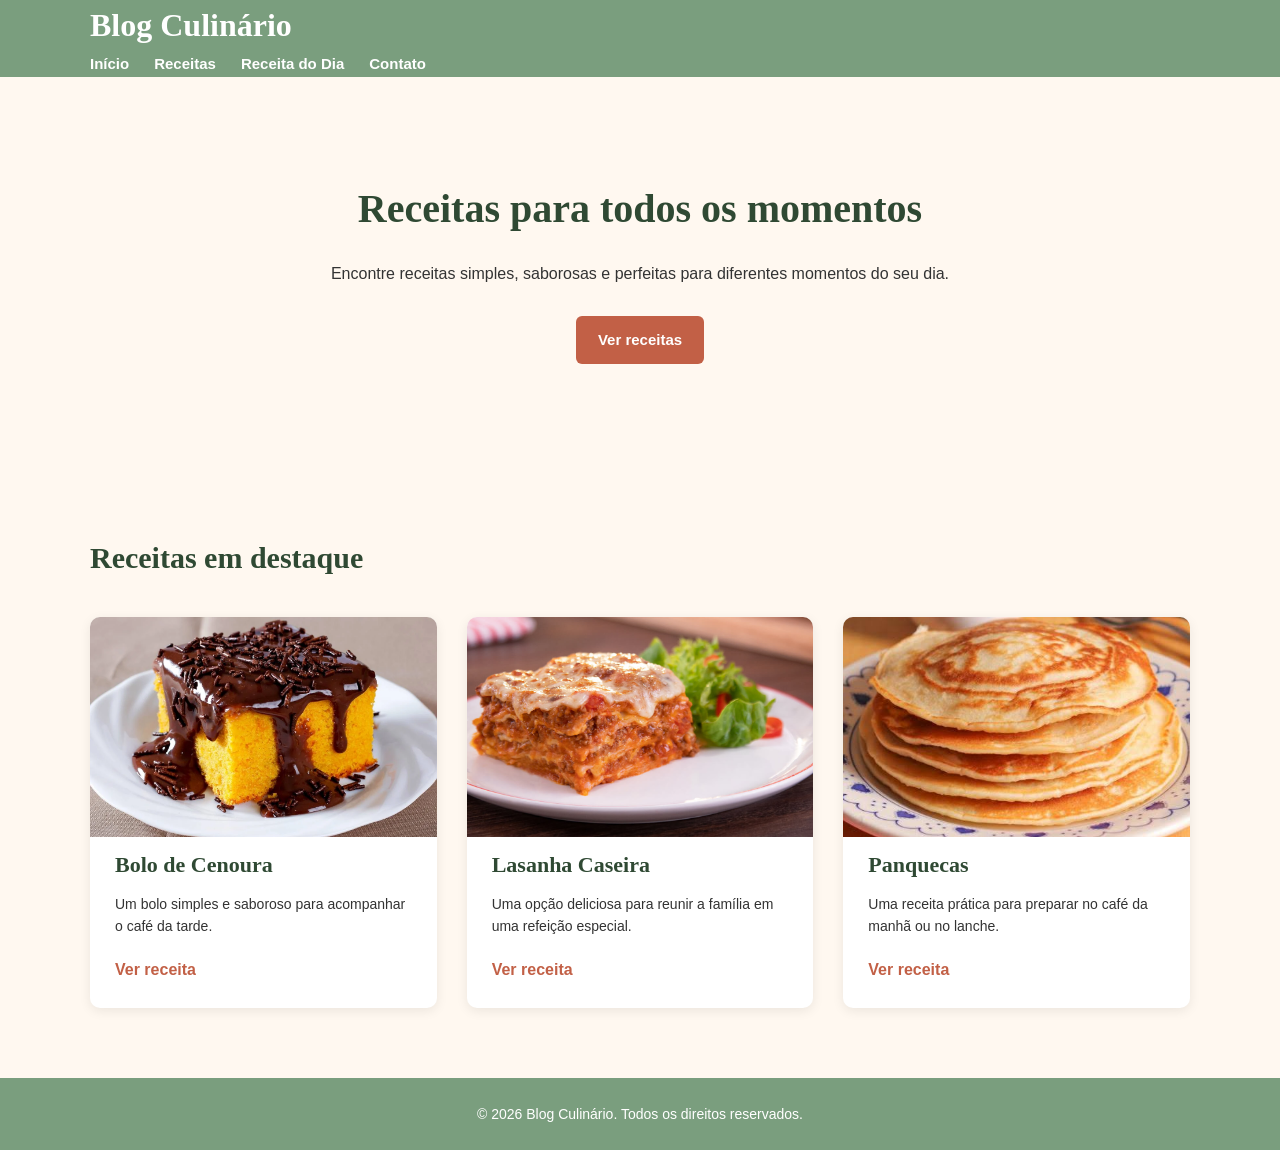
<file: index.html>
<!DOCTYPE html>
<html lang="pt-BR">
<head>
    <meta charset="UTF-8">
    <meta name="viewport" content="width=device-width, initial-scale=1.0">
    <meta name="description" content="Blog Culinário - Receitas para todos os momentos">
    <title>Blog Culinário</title>

    <link rel="stylesheet" href="css/style.css">
</head>

<body>

    <header>
        <div class="container">
            <h1>Blog Culinário</h1>

            <nav aria-label="Navegação principal">
                <ul>
                    <li><a href="index.html">Início</a></li>
                    <li><a href="pages/receitas.html">Receitas</a></li>
                    <li><a href="pages/bolo-cenoura.html">Receita do Dia</a></li>
                    <li><a href="pages/contato.html">Contato</a></li>
                </ul>
            </nav>
        </div>
    </header>

    <main>

        <section class="destaque">
            <div class="container">
                <h2>Receitas para todos os momentos</h2>

                <p>
                    Encontre receitas simples, saborosas e perfeitas
                    para diferentes momentos do seu dia.
                </p>

                <a href="pages/receitas.html" class="botao">
                    Ver receitas
                </a>
            </div>
        </section>

        <section class="receitas-destaque">
            <div class="container">

                <h2>Receitas em destaque</h2>

                <div class="cards">

                    <article class="card">
                        <img
                            src="assets/images/receitas/bolo-cenoura.jpg"
                            alt="Bolo de cenoura com cobertura de chocolate"
                        >

                        <h3>Bolo de Cenoura</h3>

                        <p>
                            Um bolo simples e saboroso para acompanhar
                            o café da tarde.
                        </p>

                        <a href="pages/bolo-cenoura.html">
                            Ver receita
                        </a>
                    </article>

                    <article class="card">
                        <img
                            src="assets/images/receitas/lasanha.jpg"
                            alt="Lasanha preparada com molho e queijo"
                        >

                        <h3>Lasanha Caseira</h3>

                        <p>
                            Uma opção deliciosa para reunir a família
                            em uma refeição especial.
                        </p>

                        <a href="pages/lasanha.html">
                            Ver receita
                        </a>
                    </article>

                    <article class="card">
                        <img
                            src="assets/images/receitas/panqueca.jpg"
                            alt="Panquecas servidas em um prato"
                        >

                        <h3>Panquecas</h3>

                        <p>
                            Uma receita prática para preparar no café
                            da manhã ou no lanche.
                        </p>

                        <a href="pages/panqueca.html">
                            Ver receita
                        </a>
                    </article>

                </div>
            </div>
        </section>

    </main>

    <footer>
        <div class="container">
            <p>&copy; 2026 Blog Culinário. Todos os direitos reservados.</p>
        </div>
    </footer>

</body>
</html>
</file>
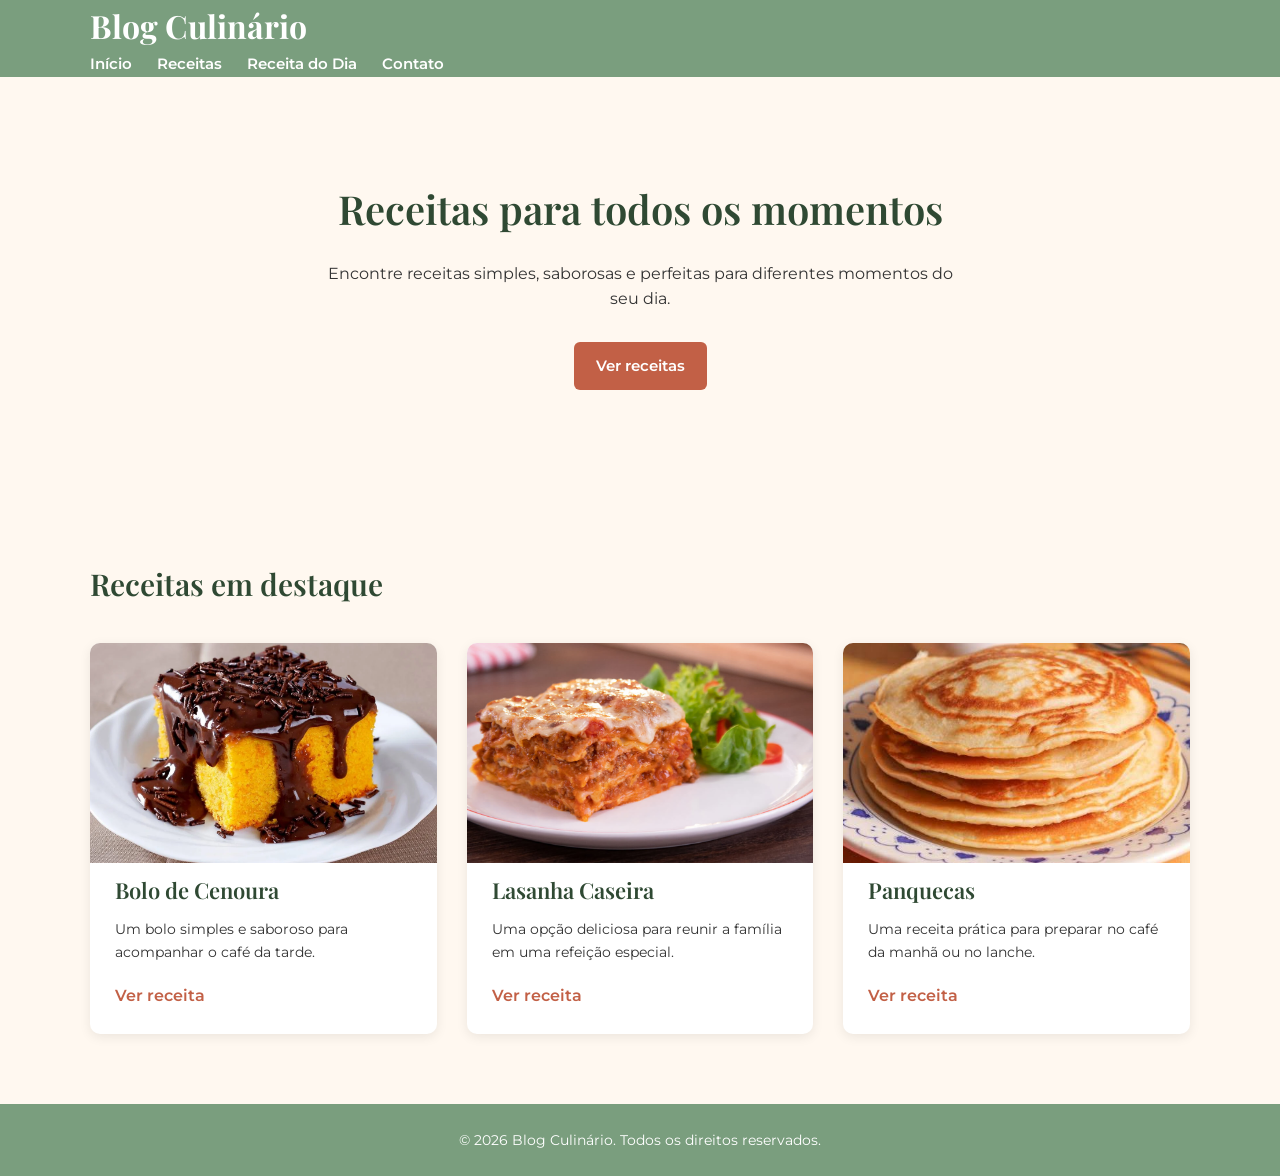
<file: pages/index.html>
<!DOCTYPE html>
<html lang="pt-BR">
<head>
    <meta charset="UTF-8">
    <meta name="viewport" content="width=device-width, initial-scale=1.0">
    <meta name="description" content="Blog Culinário - Receitas para todos os momentos">
    <title>Blog Culinário</title>

    <link
    rel="preconnect"
    href="https://fonts.googleapis.com"
    >

    <link
    rel="preconnect"
    href="https://fonts.gstatic.com"
    crossorigin
    >

    <link
    href="https://fonts.googleapis.com/css2?family=Montserrat:wght@400;500;600;700&family=Playfair+Display:wght@600;700&display=swap"
    rel="stylesheet"
    >

    <link rel="stylesheet" href="../css/style.css">
</head>

<body>

    <header>
        <div class="container">
            <h1>Blog Culinário</h1>

            <nav aria-label="Navegação principal">
                <ul>
                    <li><a href="index.html">Início</a></li>
                    <li><a href="receitas.html">Receitas</a></li>
                    <li><a href="bolo-cenoura.html">Receita do Dia</a></li>
                    <li><a href="contato.html">Contato</a></li>
                </ul>
            </nav>
        </div>
    </header>

    <main>

        <section class="destaque">
            <div class="container">
                <h2>Receitas para todos os momentos</h2>

                <p>
                    Encontre receitas simples, saborosas e perfeitas
                    para diferentes momentos do seu dia.
                </p>

                <a href="receitas.html" class="botao">
                    Ver receitas
                </a>
            </div>
        </section>

        <section class="receitas-destaque">
            <div class="container">

                <h2>Receitas em destaque</h2>

                <div class="cards">

                    <article class="card">
                        <img
                            src="../assets/images/receitas/bolo-cenoura.jpg"
                            alt="Bolo de cenoura com cobertura de chocolate"
                        >

                        <h3>Bolo de Cenoura</h3>

                        <p>
                            Um bolo simples e saboroso para acompanhar
                            o café da tarde.
                        </p>

                        <a href="bolo-cenoura.html">
                            Ver receita
                        </a>
                    </article>

                    <article class="card">
                        <img
                            src="../assets/images/receitas/lasanha.jpg"
                            alt="Lasanha preparada com molho e queijo"
                        >

                        <h3>Lasanha Caseira</h3>

                        <p>
                            Uma opção deliciosa para reunir a família
                            em uma refeição especial.
                        </p>

                        <a href="lasanha.html">
                            Ver receita
                        </a>
                    </article>

                    <article class="card">
                        <img
                            src="../assets/images/receitas/panqueca.jpg"
                            alt="Panquecas servidas em um prato"
                        >

                        <h3>Panquecas</h3>

                        <p>
                            Uma receita prática para preparar no café
                            da manhã ou no lanche.
                        </p>

                        <a href="panqueca.html">
                            Ver receita
                        </a>
                    </article>

                </div>
            </div>
        </section>

    </main>

    <footer>
        <div class="container">
            <p>&copy; 2026 Blog Culinário. Todos os direitos reservados.</p>
        </div>
    </footer>

</body>
</html>
</file>
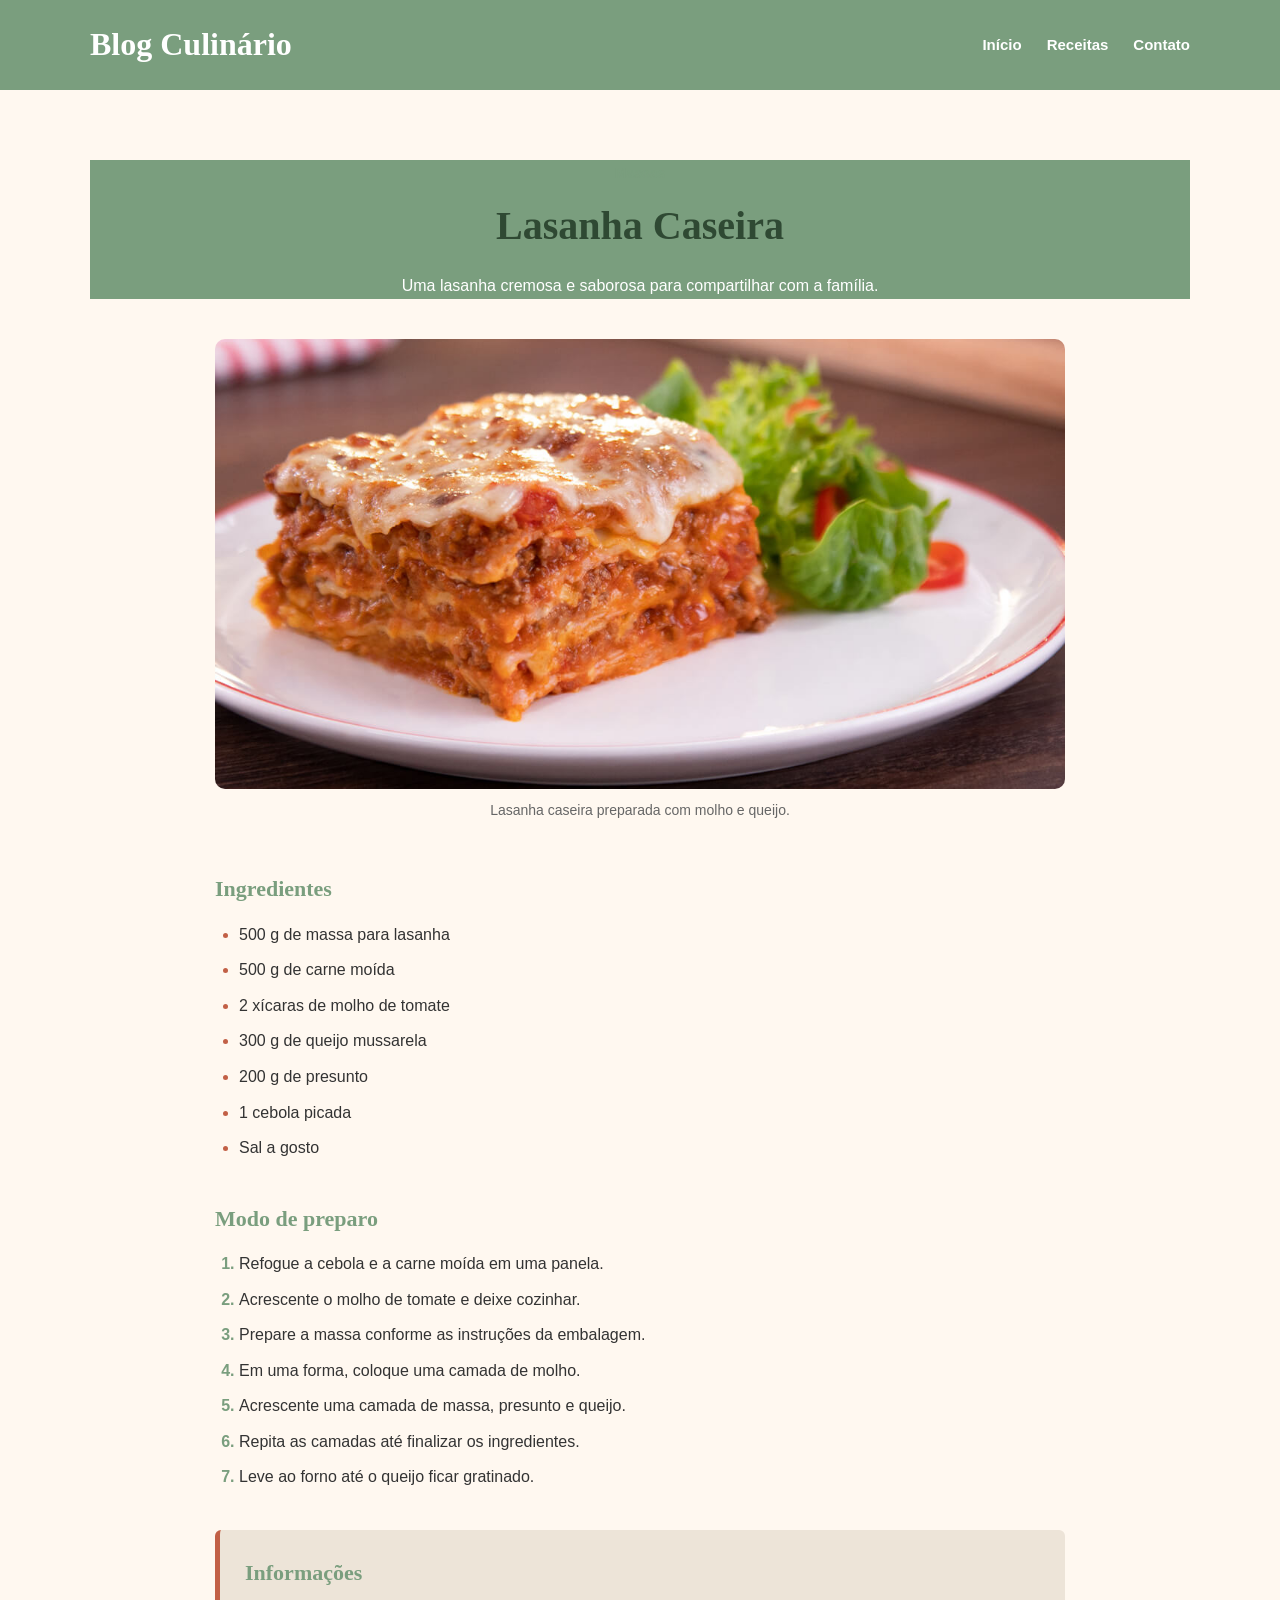
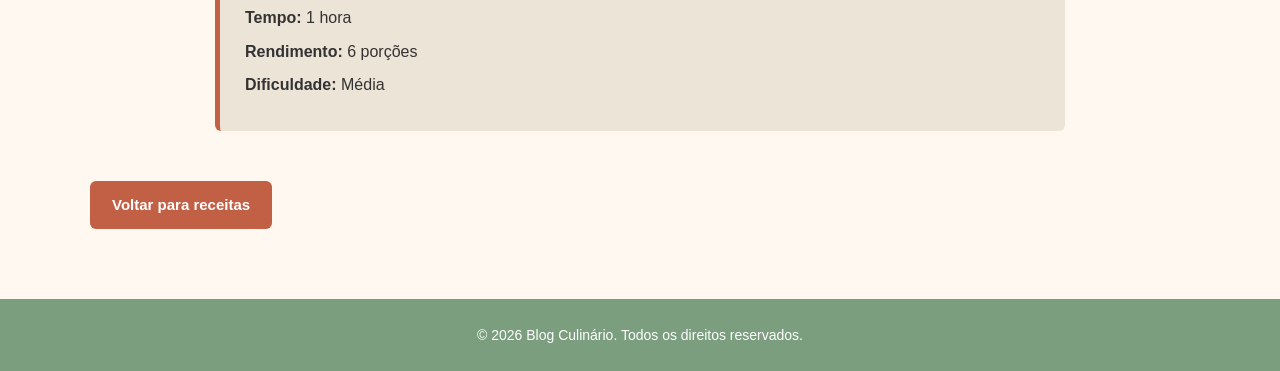
<file: lasanha.html>
<!DOCTYPE html>
<html lang="pt-BR">
<head>
    <meta charset="UTF-8">
    <meta name="viewport" content="width=device-width, initial-scale=1.0">

    <meta
        name="description"
        content="Receita de lasanha caseira do Blog Culinário"
    >

    <title>Blog Culinário - Lasanha Caseira</title>

    <link rel="stylesheet" href="../css/style.css">
</head>

<body>

    <header>
        <div class="container header-container">

            <h1>Blog Culinário</h1>

            <nav aria-label="Navegação principal">
                <ul>
                    <li>
                        <a href="../index.html">Início</a>
                    </li>

                    <li>
                        <a href="receitas.html">Receitas</a>
                    </li>

                    <li>
                        <a href="contato.html">Contato</a>
                    </li>
                </ul>
            </nav>

        </div>
    </header>

    <main>

        <article class="receita">

            <div class="container">

                <header class="receita-header">

                    <span class="categoria">Massas</span>

                    <h2>Lasanha Caseira</h2>

                    <p>
                        Uma lasanha cremosa e saborosa para
                        compartilhar com a família.
                    </p>

                </header>

                <figure class="receita-imagem">

                    <img
                        src="../assets/images/receitas/lasanha.jpg"
                        alt="Lasanha caseira com molho e queijo"
                    >

                    <figcaption>
                        Lasanha caseira preparada com molho e queijo.
                    </figcaption>

                </figure>

                <div class="receita-conteudo">

                    <section>
                        <h3>Ingredientes</h3>

                        <ul class="lista-ingredientes">
                            <li>500 g de massa para lasanha</li>
                            <li>500 g de carne moída</li>
                            <li>2 xícaras de molho de tomate</li>
                            <li>300 g de queijo mussarela</li>
                            <li>200 g de presunto</li>
                            <li>1 cebola picada</li>
                            <li>Sal a gosto</li>
                        </ul>
                    </section>

                    <section>
                        <h3>Modo de preparo</h3>

                        <ol class="modo-preparo">
                            <li>
                                Refogue a cebola e a carne moída
                                em uma panela.
                            </li>

                            <li>
                                Acrescente o molho de tomate e
                                deixe cozinhar.
                            </li>

                            <li>
                                Prepare a massa conforme as
                                instruções da embalagem.
                            </li>

                            <li>
                                Em uma forma, coloque uma camada
                                de molho.
                            </li>

                            <li>
                                Acrescente uma camada de massa,
                                presunto e queijo.
                            </li>

                            <li>
                                Repita as camadas até finalizar
                                os ingredientes.
                            </li>

                            <li>
                                Leve ao forno até o queijo
                                ficar gratinado.
                            </li>
                        </ol>
                    </section>

                    <section class="informacoes-receita">

                        <h3>Informações</h3>

                        <ul>
                            <li><strong>Tempo:</strong> 1 hora</li>
                            <li><strong>Rendimento:</strong> 6 porções</li>
                            <li><strong>Dificuldade:</strong> Média</li>
                        </ul>

                    </section>

                </div>

                <a
                    href="receitas.html"
                    class="botao"
                >
                    Voltar para receitas
                </a>

            </div>

        </article>

    </main>

    <footer>
        <div class="container">
            <p>
                &copy; 2026 Blog Culinário.
                Todos os direitos reservados.
            </p>
        </div>
    </footer>

</body>
</html>
</file>
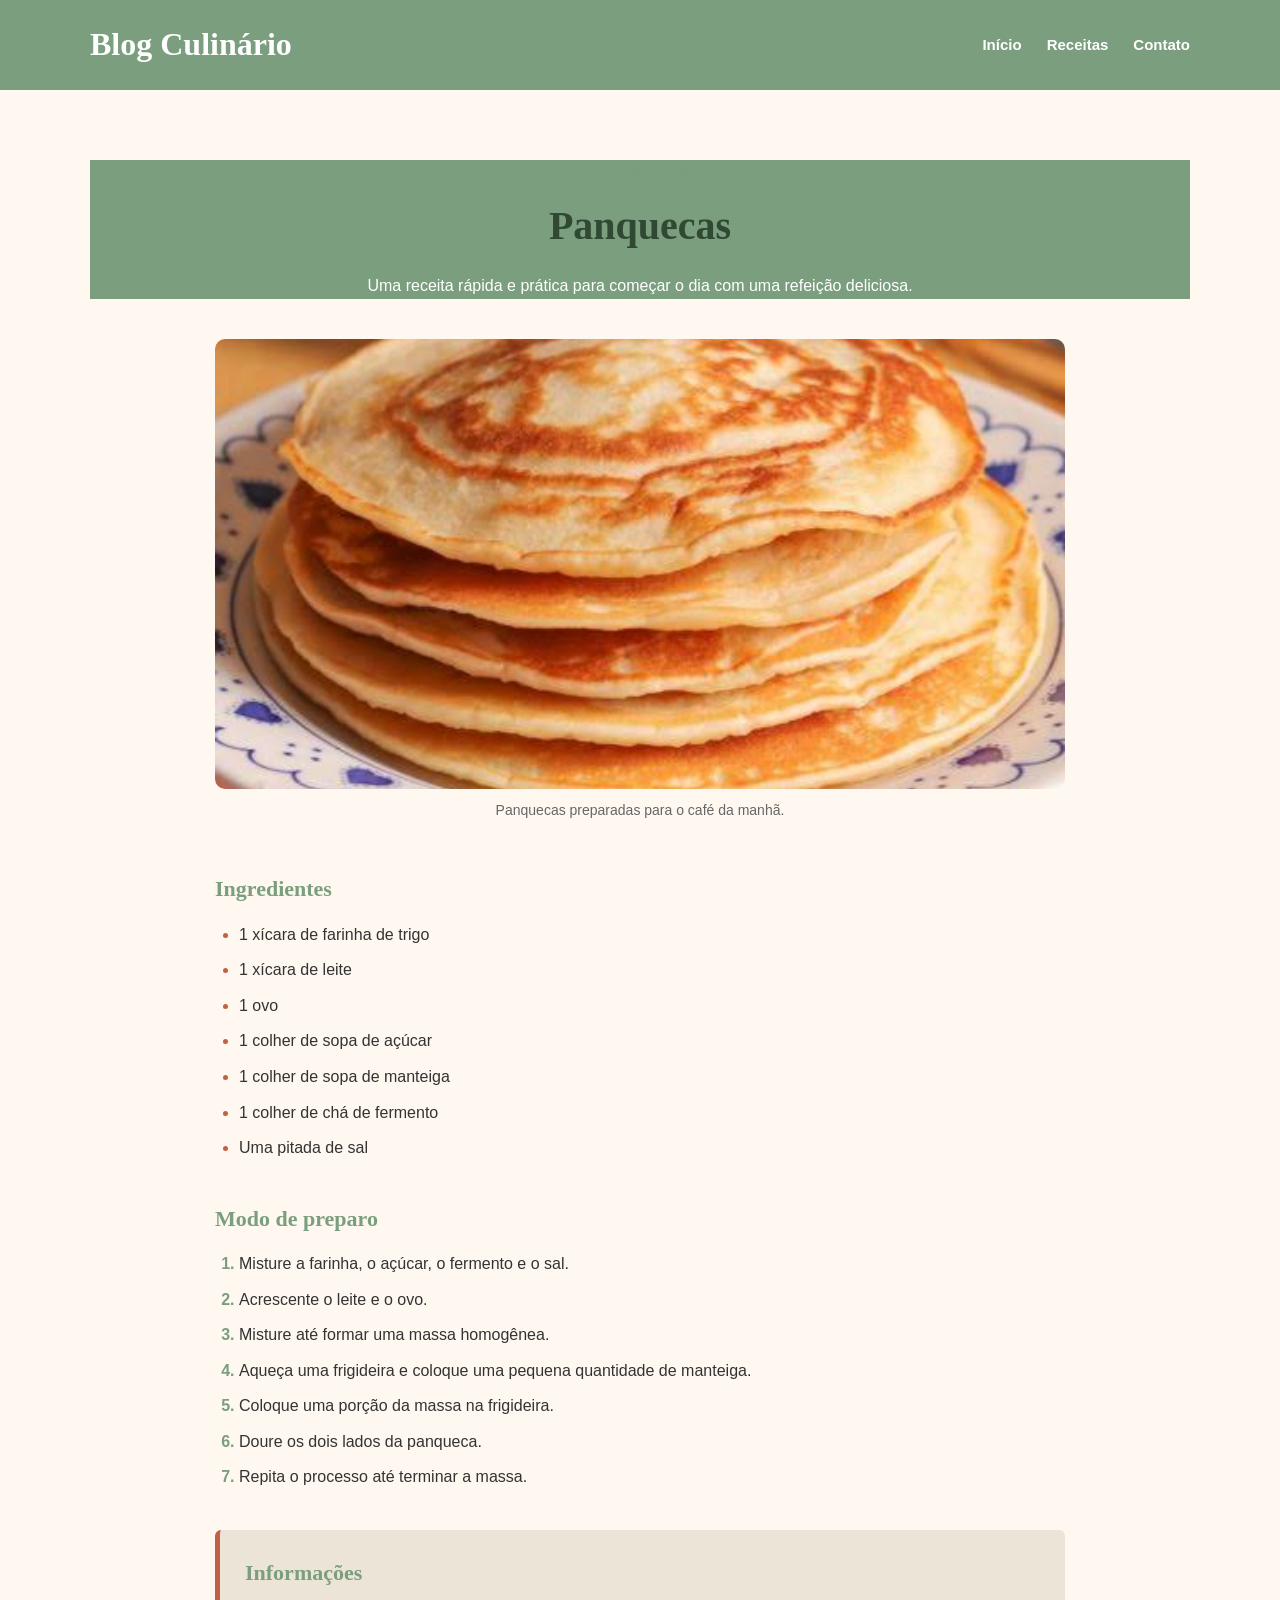
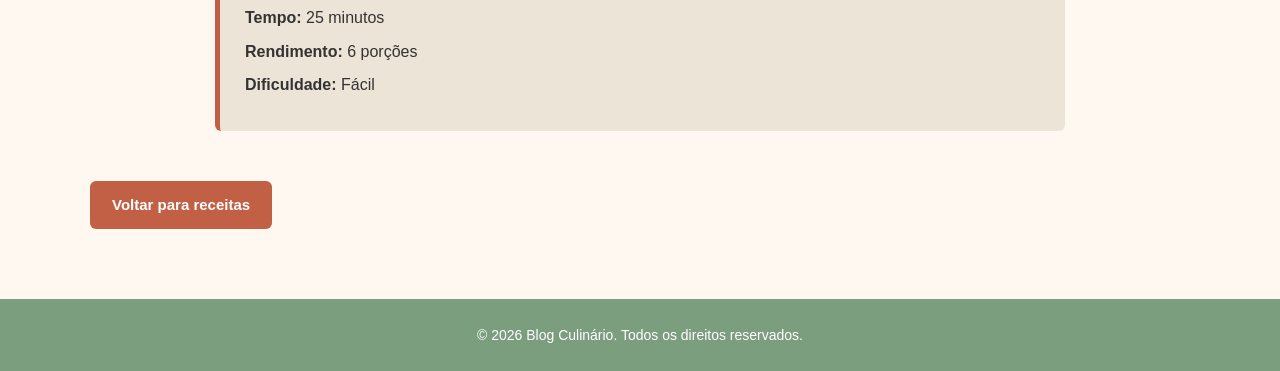
<file: panqueca.html>
<!DOCTYPE html>
<html lang="pt-BR">
<head>
    <meta charset="UTF-8">
    <meta name="viewport" content="width=device-width, initial-scale=1.0">

    <meta
        name="description"
        content="Receita de panquecas do Blog Culinário"
    >

    <title>Blog Culinário | Panquecas</title>

    <link rel="stylesheet" href="../css/style.css">
</head>

<body>

    <header>
        <div class="container header-container">

            <h1>Blog Culinário</h1>

            <nav aria-label="Navegação principal">
                <ul>
                    <li>
                        <a href="../index.html">Início</a>
                    </li>

                    <li>
                        <a href="receitas.html">Receitas</a>
                    </li>

                    <li>
                        <a href="contato.html">Contato</a>
                    </li>
                </ul>
            </nav>

        </div>
    </header>

    <main>

        <article class="receita">

            <div class="container">

                <header class="receita-header">

                    <span class="categoria">Café da manhã</span>

                    <h2>Panquecas</h2>

                    <p>
                        Uma receita rápida e prática para começar
                        o dia com uma refeição deliciosa.
                    </p>

                </header>

                <figure class="receita-imagem">

                    <img
                        src="../assets/images/receitas/panqueca.jpg"
                        alt="Panquecas servidas em um prato"
                    >

                    <figcaption>
                        Panquecas preparadas para o café da manhã.
                    </figcaption>

                </figure>

                <div class="receita-conteudo">

                    <section>
                        <h3>Ingredientes</h3>

                        <ul class="lista-ingredientes">
                            <li>1 xícara de farinha de trigo</li>
                            <li>1 xícara de leite</li>
                            <li>1 ovo</li>
                            <li>1 colher de sopa de açúcar</li>
                            <li>1 colher de sopa de manteiga</li>
                            <li>1 colher de chá de fermento</li>
                            <li>Uma pitada de sal</li>
                        </ul>
                    </section>

                    <section>
                        <h3>Modo de preparo</h3>

                        <ol class="modo-preparo">
                            <li>
                                Misture a farinha, o açúcar,
                                o fermento e o sal.
                            </li>

                            <li>
                                Acrescente o leite e o ovo.
                            </li>

                            <li>
                                Misture até formar uma massa
                                homogênea.
                            </li>

                            <li>
                                Aqueça uma frigideira e coloque
                                uma pequena quantidade de manteiga.
                            </li>

                            <li>
                                Coloque uma porção da massa
                                na frigideira.
                            </li>

                            <li>
                                Doure os dois lados da panqueca.
                            </li>

                            <li>
                                Repita o processo até terminar
                                a massa.
                            </li>
                        </ol>
                    </section>

                    <section class="informacoes-receita">

                        <h3>Informações</h3>

                        <ul>
                            <li><strong>Tempo:</strong> 25 minutos</li>
                            <li><strong>Rendimento:</strong> 6 porções</li>
                            <li><strong>Dificuldade:</strong> Fácil</li>
                        </ul>

                    </section>

                </div>

                <a
                    href="receitas.html"
                    class="botao"
                >
                    Voltar para receitas
                </a>

            </div>

        </article>

    </main>

    <footer>
        <div class="container">
            <p>
                &copy; 2026 Blog Culinário.
                Todos os direitos reservados.
            </p>
        </div>
    </footer>

</body>
</html>
</file>
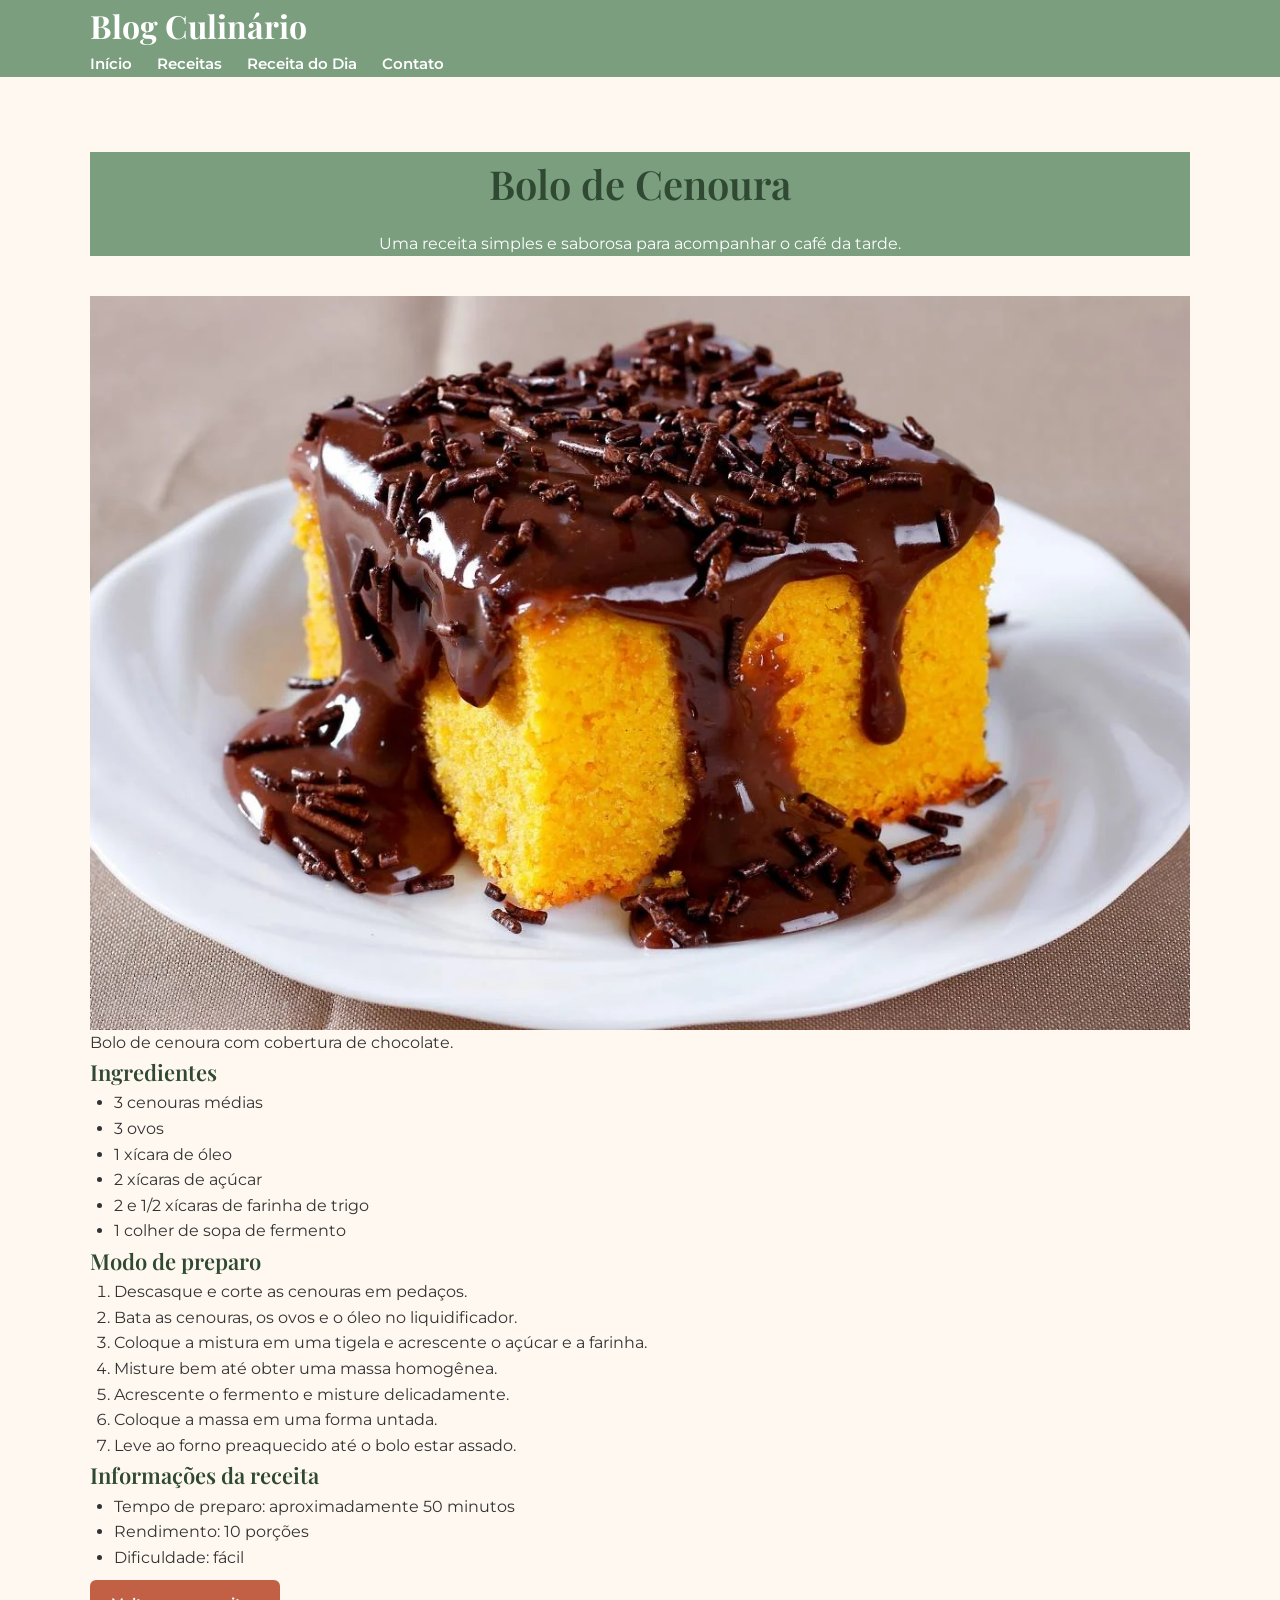
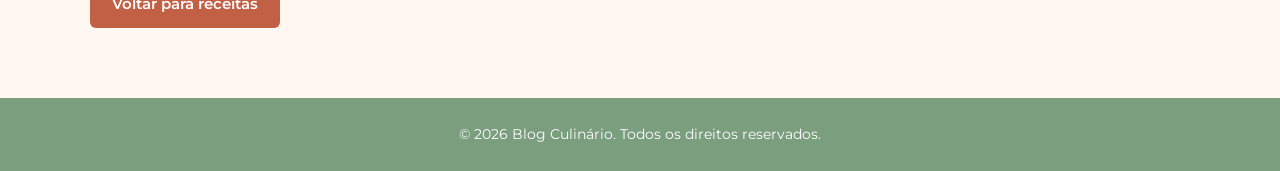
<file: pages/bolo-cenoura.html>
<!DOCTYPE html>
<html lang="pt-BR">
<head>
    <meta charset="UTF-8">
    <meta name="viewport" content="width=device-width, initial-scale=1.0">
    <meta name="description" content="Receita de bolo de cenoura do Blog Culinário">
    <title>Blog Culinário - Bolo de Cenoura</title>

    <link
    rel="preconnect"
    href="https://fonts.googleapis.com"
>

<link
    rel="preconnect"
    href="https://fonts.gstatic.com"
    crossorigin
>

<link
    href="https://fonts.googleapis.com/css2?family=Montserrat:wght@400;500;600;700&family=Playfair+Display:wght@600;700&display=swap"
    rel="stylesheet"
>

    <link rel="stylesheet" href="../css/style.css">
</head>

<body>

    <header>
        <div class="container">

            <h1>Blog Culinário</h1>

            <nav aria-label="Navegação principal">
                <ul>
                    <li><a href="index.html">Início</a></li>
                    <li><a href="receitas.html">Receitas</a></li>
                    <li><a href="bolo-cenoura.html">Receita do Dia</a></li>
                    <li><a href="contato.html">Contato</a></li>
                </ul>
            </nav>

        </div>
    </header>

    <main>

        <article class="receita">

            <div class="container">

                <header class="receita-header">

                    <h2>Bolo de Cenoura</h2>

                    <p>
                        Uma receita simples e saborosa para acompanhar
                        o café da tarde.
                    </p>

                </header>

                <figure>
                    <img
                        src="../assets/images/receitas/bolo-cenoura.jpg"
                        alt="Bolo de cenoura com cobertura de chocolate"
                    >

                    <figcaption>
                        Bolo de cenoura com cobertura de chocolate.
                    </figcaption>
                </figure>

                <section class="ingredientes">

                    <h3>Ingredientes</h3>

                    <ul>
                        <li>3 cenouras médias</li>
                        <li>3 ovos</li>
                        <li>1 xícara de óleo</li>
                        <li>2 xícaras de açúcar</li>
                        <li>2 e 1/2 xícaras de farinha de trigo</li>
                        <li>1 colher de sopa de fermento</li>
                    </ul>

                </section>

                <section class="preparo">

                    <h3>Modo de preparo</h3>

                    <ol>
                        <li>
                            Descasque e corte as cenouras em pedaços.
                        </li>

                        <li>
                            Bata as cenouras, os ovos e o óleo no liquidificador.
                        </li>

                        <li>
                            Coloque a mistura em uma tigela e acrescente
                            o açúcar e a farinha.
                        </li>

                        <li>
                            Misture bem até obter uma massa homogênea.
                        </li>

                        <li>
                            Acrescente o fermento e misture delicadamente.
                        </li>

                        <li>
                            Coloque a massa em uma forma untada.
                        </li>

                        <li>
                            Leve ao forno preaquecido até o bolo estar assado.
                        </li>
                    </ol>

                </section>

                <section class="informacoes">

                    <h3>Informações da receita</h3>

                    <ul>
                        <li>Tempo de preparo: aproximadamente 50 minutos</li>
                        <li>Rendimento: 10 porções</li>
                        <li>Dificuldade: fácil</li>
                    </ul>

                </section>

                <a href="receitas.html" class="botao">
                    Voltar para receitas
                </a>

            </div>

        </article>

    </main>

    <footer>
        <div class="container">
            <p>&copy; 2026 Blog Culinário. Todos os direitos reservados.</p>
        </div>
    </footer>

</body>
</html>
</file>
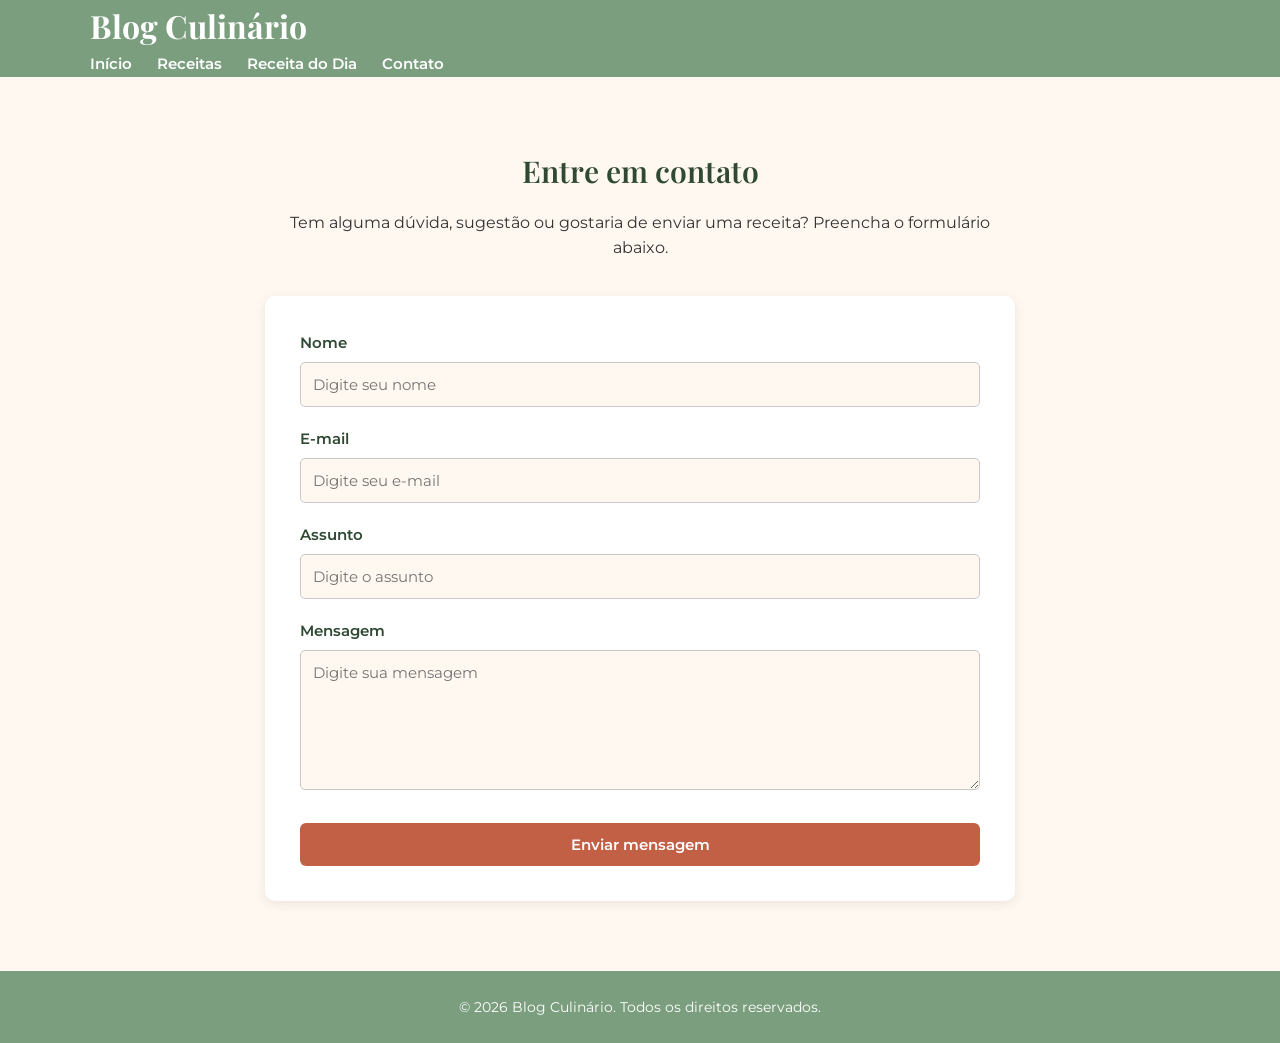
<file: pages/contato.html>
<!DOCTYPE html>
<html lang="pt-BR">
<head>
    <meta charset="UTF-8">
    <meta name="viewport" content="width=device-width, initial-scale=1.0">
    <meta name="description" content="Entre em contato com o Blog Culinário">
    <title>Blog Culinário - Contato</title>

    <link
    rel="preconnect"
    href="https://fonts.googleapis.com"
    >

    <link
    rel="preconnect"
    href="https://fonts.gstatic.com"
    crossorigin
    >

    <link
    href="https://fonts.googleapis.com/css2?family=Montserrat:wght@400;500;600;700&family=Playfair+Display:wght@600;700&display=swap"
    rel="stylesheet"
    >

    <link rel="stylesheet" href="../css/style.css">
</head>

<body>

    <header>
        <div class="container">

            <h1>Blog Culinário</h1>

            <nav aria-label="Navegação principal">
                <ul>
                    <li><a href="index.html">Início</a></li>
                    <li><a href="receitas.html">Receitas</a></li>
                    <li><a href="bolo-cenoura.html">Receita do Dia</a></li>
                    <li><a href="contato.html">Contato</a></li>
                </ul>
            </nav>

        </div>
    </header>

    <main>

        <section class="contato">

            <div class="container">

                <h2>Entre em contato</h2>

                <p>
                    Tem alguma dúvida, sugestão ou gostaria de enviar
                    uma receita? Preencha o formulário abaixo.
                </p>

                <form action="#" method="post">

                    <div class="campo">

                        <label for="nome">Nome</label>

                        <input
                            type="text"
                            id="nome"
                            name="nome"
                            placeholder="Digite seu nome"
                            required
                        >

                    </div>

                    <div class="campo">

                        <label for="email">E-mail</label>

                        <input
                            type="email"
                            id="email"
                            name="email"
                            placeholder="Digite seu e-mail"
                            required
                        >

                    </div>

                    <div class="campo">

                        <label for="assunto">Assunto</label>

                        <input
                            type="text"
                            id="assunto"
                            name="assunto"
                            placeholder="Digite o assunto"
                            required
                        >

                    </div>

                    <div class="campo">

                        <label for="mensagem">Mensagem</label>

                        <textarea
                            id="mensagem"
                            name="mensagem"
                            rows="6"
                            placeholder="Digite sua mensagem"
                            required
                        ></textarea>

                    </div>

                    <button type="submit">
                        Enviar mensagem
                    </button>

                </form>

            </div>

        </section>

    </main>

    <footer>
        <div class="container">
            <p>&copy; 2026 Blog Culinário. Todos os direitos reservados.</p>
        </div>
    </footer>

</body>
</html>
</file>
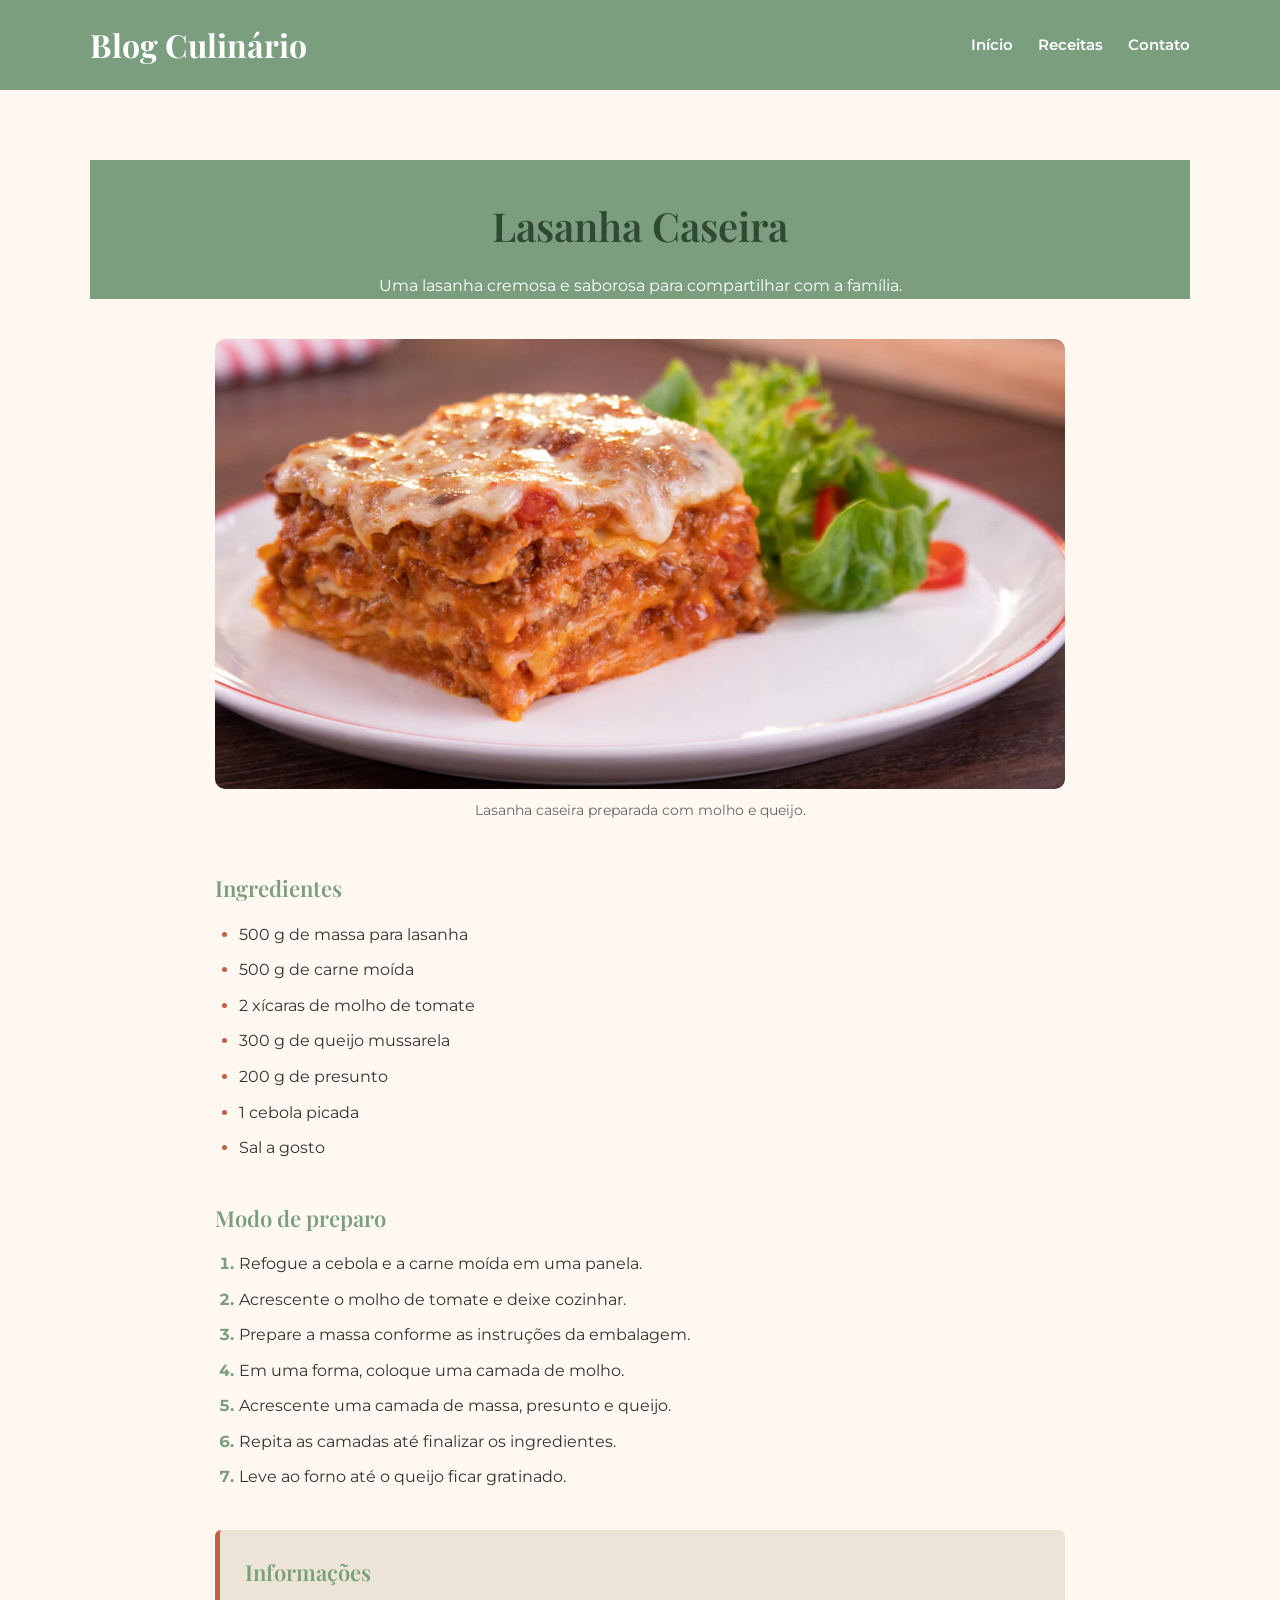
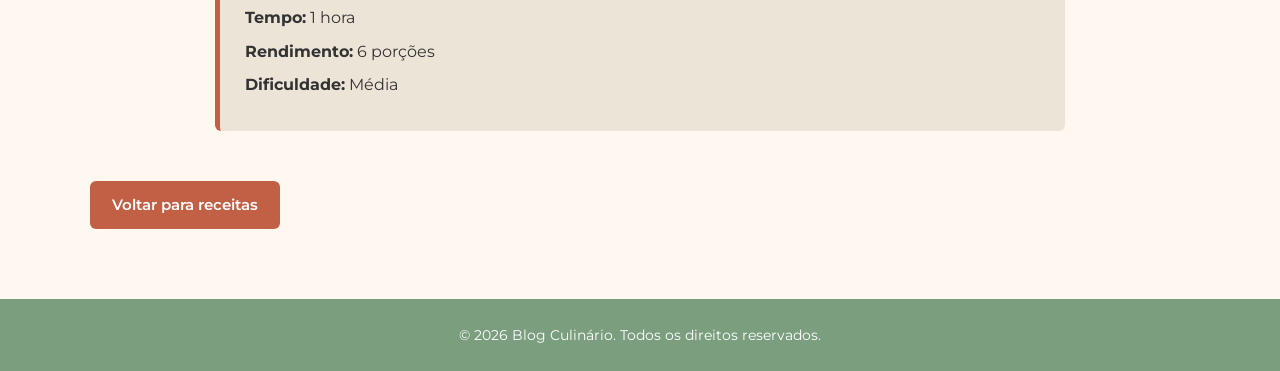
<file: pages/lasanha.html>
<!DOCTYPE html>
<html lang="pt-BR">
<head>
    <meta charset="UTF-8">
    <meta name="viewport" content="width=device-width, initial-scale=1.0">

    <meta
        name="description"
        content="Receita de lasanha caseira do Blog Culinário"
    >

    <title>Blog Culinário - Lasanha Caseira</title>

    <link
    rel="preconnect"
    href="https://fonts.googleapis.com"
    >

    <link
    rel="preconnect"
    href="https://fonts.gstatic.com"
    crossorigin
    >

    <link
    href="https://fonts.googleapis.com/css2?family=Montserrat:wght@400;500;600;700&family=Playfair+Display:wght@600;700&display=swap"
    rel="stylesheet"
    >

    <link rel="stylesheet" href="../css/style.css">
</head>

<body>

    <header>
        <div class="container header-container">

            <h1>Blog Culinário</h1>

            <nav aria-label="Navegação principal">
                <ul>
                    <li>
                        <a href="../index.html">Início</a>
                    </li>

                    <li>
                        <a href="receitas.html">Receitas</a>
                    </li>

                    <li>
                        <a href="contato.html">Contato</a>
                    </li>
                </ul>
            </nav>

        </div>
    </header>

    <main>

        <article class="receita">

            <div class="container">

                <header class="receita-header">

                    <span class="categoria">Massas</span>

                    <h2>Lasanha Caseira</h2>

                    <p>
                        Uma lasanha cremosa e saborosa para
                        compartilhar com a família.
                    </p>

                </header>

                <figure class="receita-imagem">

                    <img
                        src="../assets/images/receitas/lasanha.jpg"
                        alt="Lasanha caseira com molho e queijo"
                    >

                    <figcaption>
                        Lasanha caseira preparada com molho e queijo.
                    </figcaption>

                </figure>

                <div class="receita-conteudo">

                    <section>
                        <h3>Ingredientes</h3>

                        <ul class="lista-ingredientes">
                            <li>500 g de massa para lasanha</li>
                            <li>500 g de carne moída</li>
                            <li>2 xícaras de molho de tomate</li>
                            <li>300 g de queijo mussarela</li>
                            <li>200 g de presunto</li>
                            <li>1 cebola picada</li>
                            <li>Sal a gosto</li>
                        </ul>
                    </section>

                    <section>
                        <h3>Modo de preparo</h3>

                        <ol class="modo-preparo">
                            <li>
                                Refogue a cebola e a carne moída
                                em uma panela.
                            </li>

                            <li>
                                Acrescente o molho de tomate e
                                deixe cozinhar.
                            </li>

                            <li>
                                Prepare a massa conforme as
                                instruções da embalagem.
                            </li>

                            <li>
                                Em uma forma, coloque uma camada
                                de molho.
                            </li>

                            <li>
                                Acrescente uma camada de massa,
                                presunto e queijo.
                            </li>

                            <li>
                                Repita as camadas até finalizar
                                os ingredientes.
                            </li>

                            <li>
                                Leve ao forno até o queijo
                                ficar gratinado.
                            </li>
                        </ol>
                    </section>

                    <section class="informacoes-receita">

                        <h3>Informações</h3>

                        <ul>
                            <li><strong>Tempo:</strong> 1 hora</li>
                            <li><strong>Rendimento:</strong> 6 porções</li>
                            <li><strong>Dificuldade:</strong> Média</li>
                        </ul>

                    </section>

                </div>

                <a
                    href="receitas.html"
                    class="botao"
                >
                    Voltar para receitas
                </a>

            </div>

        </article>

    </main>

    <footer>
        <div class="container">
            <p>
                &copy; 2026 Blog Culinário.
                Todos os direitos reservados.
            </p>
        </div>
    </footer>

</body>
</html>
</file>
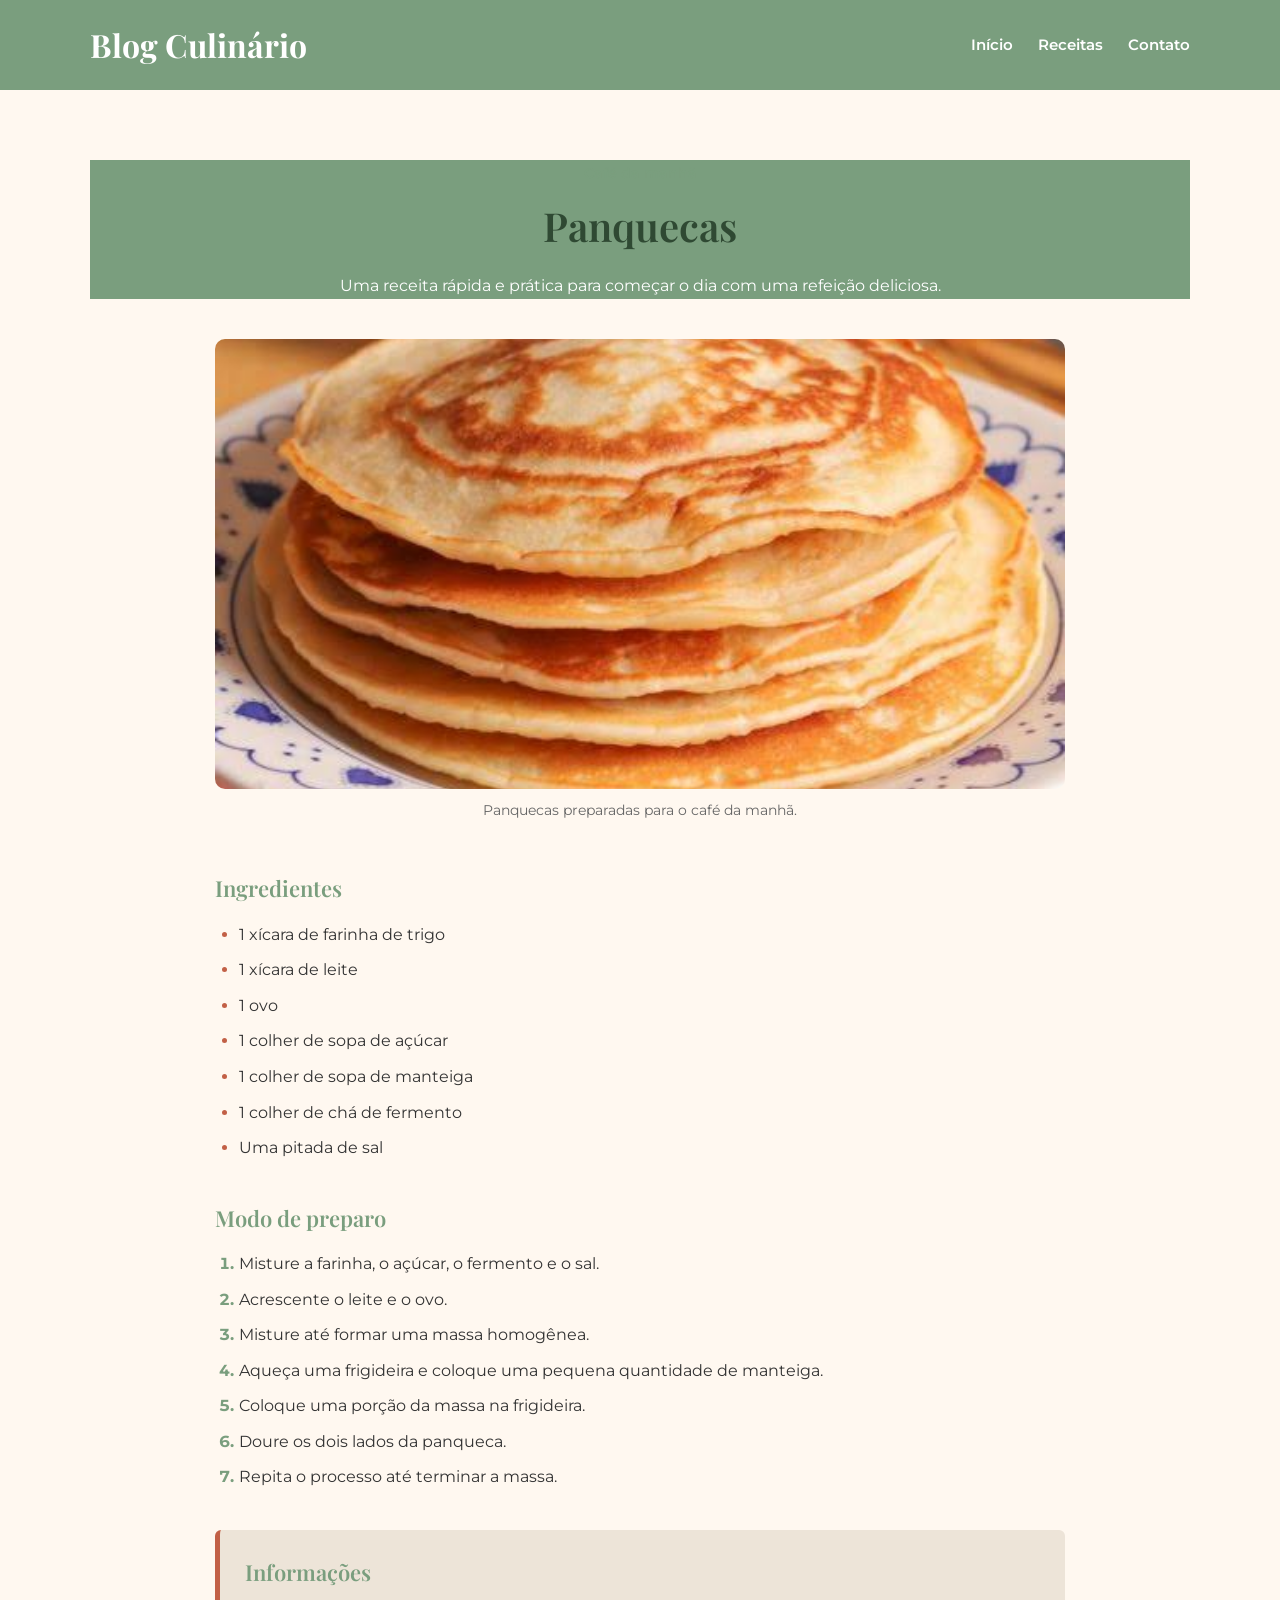
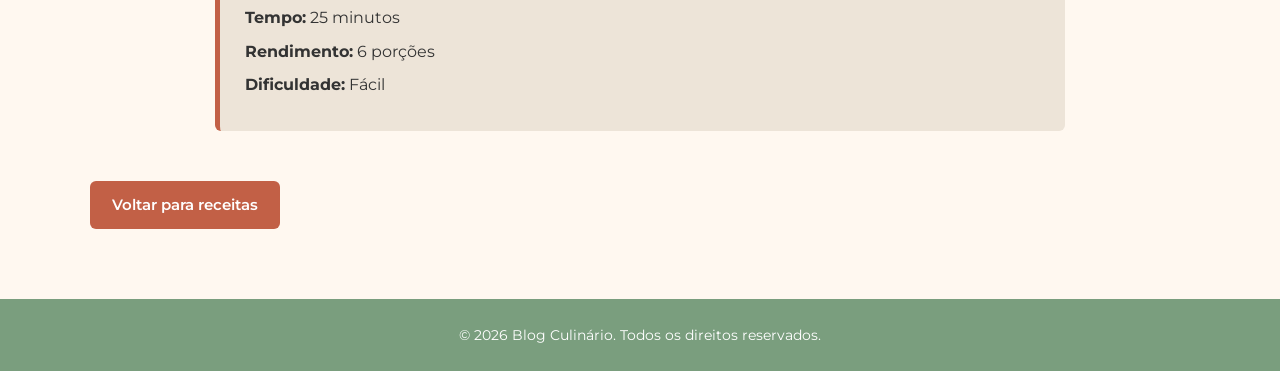
<file: pages/panqueca.html>
<!DOCTYPE html>
<html lang="pt-BR">
<head>
    <meta charset="UTF-8">
    <meta name="viewport" content="width=device-width, initial-scale=1.0">

    <meta
        name="description"
        content="Receita de panquecas do Blog Culinário"
    >

    <title>Blog Culinário - Panquecas</title>

    <link
    rel="preconnect"
    href="https://fonts.googleapis.com"
    >

    <link
    rel="preconnect"
    href="https://fonts.gstatic.com"
    crossorigin
    >

    <link
    href="https://fonts.googleapis.com/css2?family=Montserrat:wght@400;500;600;700&family=Playfair+Display:wght@600;700&display=swap"
    rel="stylesheet"
    >

    <link rel="stylesheet" href="../css/style.css">
</head>

<body>

    <header>
        <div class="container header-container">

            <h1>Blog Culinário</h1>

            <nav aria-label="Navegação principal">
                <ul>
                    <li>
                        <a href="index.html">Início</a>
                    </li>

                    <li>
                        <a href="receitas.html">Receitas</a>
                    </li>

                    <li>
                        <a href="contato.html">Contato</a>
                    </li>
                </ul>
            </nav>

        </div>
    </header>

    <main>

        <article class="receita">

            <div class="container">

                <header class="receita-header">

                    <span class="categoria">Café da manhã</span>

                    <h2>Panquecas</h2>

                    <p>
                        Uma receita rápida e prática para começar
                        o dia com uma refeição deliciosa.
                    </p>

                </header>

                <figure class="receita-imagem">

                    <img
                        src="../assets/images/receitas/panqueca.jpg"
                        alt="Panquecas servidas em um prato"
                    >

                    <figcaption>
                        Panquecas preparadas para o café da manhã.
                    </figcaption>

                </figure>

                <div class="receita-conteudo">

                    <section>
                        <h3>Ingredientes</h3>

                        <ul class="lista-ingredientes">
                            <li>1 xícara de farinha de trigo</li>
                            <li>1 xícara de leite</li>
                            <li>1 ovo</li>
                            <li>1 colher de sopa de açúcar</li>
                            <li>1 colher de sopa de manteiga</li>
                            <li>1 colher de chá de fermento</li>
                            <li>Uma pitada de sal</li>
                        </ul>
                    </section>

                    <section>
                        <h3>Modo de preparo</h3>

                        <ol class="modo-preparo">
                            <li>
                                Misture a farinha, o açúcar,
                                o fermento e o sal.
                            </li>

                            <li>
                                Acrescente o leite e o ovo.
                            </li>

                            <li>
                                Misture até formar uma massa
                                homogênea.
                            </li>

                            <li>
                                Aqueça uma frigideira e coloque
                                uma pequena quantidade de manteiga.
                            </li>

                            <li>
                                Coloque uma porção da massa
                                na frigideira.
                            </li>

                            <li>
                                Doure os dois lados da panqueca.
                            </li>

                            <li>
                                Repita o processo até terminar
                                a massa.
                            </li>
                        </ol>
                    </section>

                    <section class="informacoes-receita">

                        <h3>Informações</h3>

                        <ul>
                            <li><strong>Tempo:</strong> 25 minutos</li>
                            <li><strong>Rendimento:</strong> 6 porções</li>
                            <li><strong>Dificuldade:</strong> Fácil</li>
                        </ul>

                    </section>

                </div>

                <a
                    href="receitas.html"
                    class="botao"
                >
                    Voltar para receitas
                </a>

            </div>

        </article>

    </main>

    <footer>
        <div class="container">
            <p>
                &copy; 2026 Blog Culinário.
                Todos os direitos reservados.
            </p>
        </div>
    </footer>

</body>
</html>
</file>
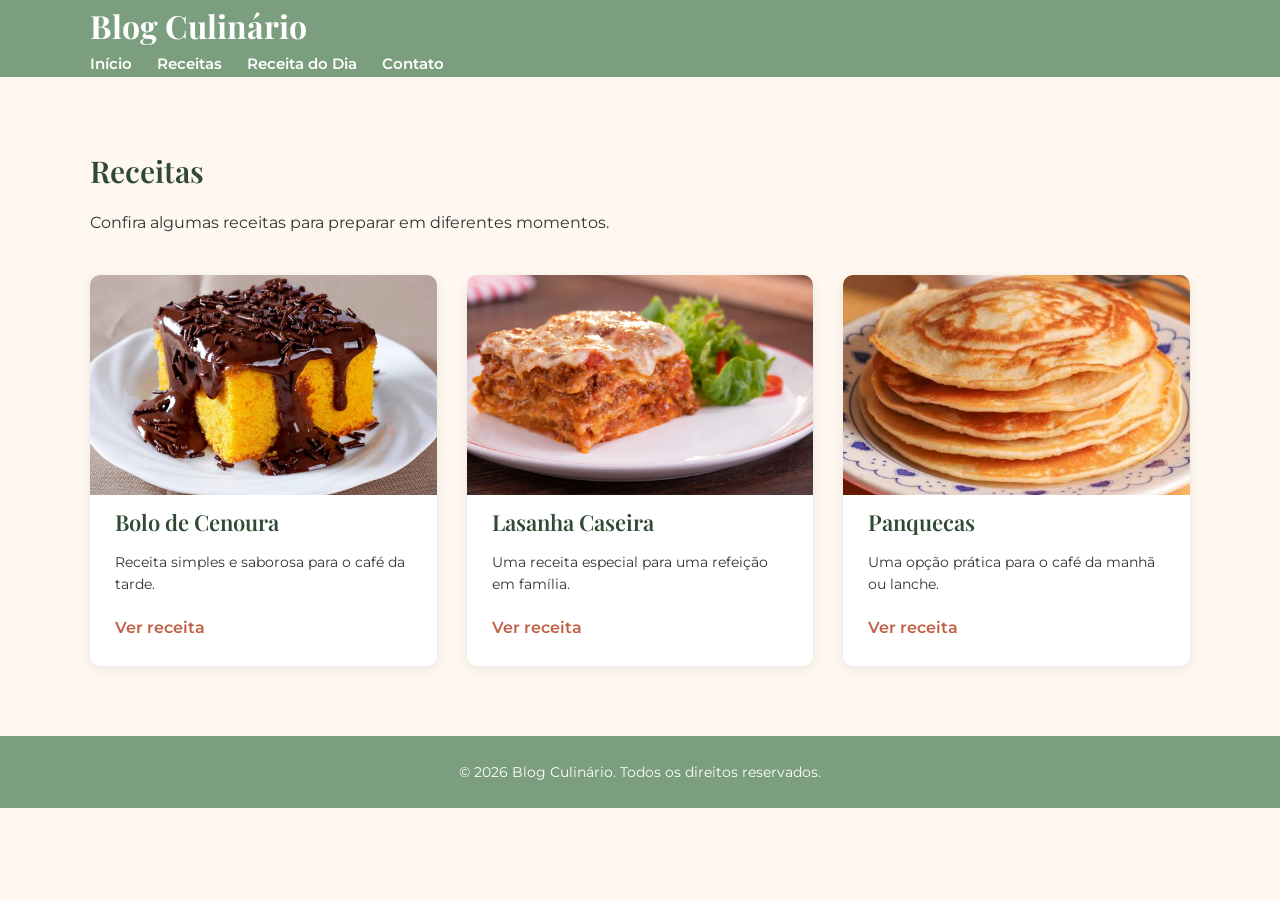
<file: pages/receitas.html>
<!DOCTYPE html>
<html lang="pt-BR">
<head>
    <meta charset="UTF-8">
    <meta name="viewport" content="width=device-width, initial-scale=1.0">
    <meta name="description" content="Confira as receitas do Blog Culinário">
    <title>Blog Culinário - Receitas</title>

    <link
    rel="preconnect"
    href="https://fonts.googleapis.com"
    >

    <link
    rel="preconnect"
    href="https://fonts.gstatic.com"
    crossorigin
    >

    <link
    href="https://fonts.googleapis.com/css2?family=Montserrat:wght@400;500;600;700&family=Playfair+Display:wght@600;700&display=swap"
    rel="stylesheet"
    >

    <link rel="stylesheet" href="../css/style.css">
</head>

<body>

    <header>
        <div class="container">

            <h1>Blog Culinário</h1>

            <nav aria-label="Navegação principal">
                <ul>
                    <li><a href="index.html">Início</a></li>
                    <li><a href="receitas.html">Receitas</a></li>
                    <li><a href="receita-dia.html">Receita do Dia</a></li>
                    <li><a href="contato.html">Contato</a></li>
                </ul>
            </nav>

        </div>
    </header>

    <main>

        <section class="pagina">
            <div class="container">

                <h2>Receitas</h2>

                <p>
                    Confira algumas receitas para preparar em
                    diferentes momentos.
                </p>

                <div class="cards">

                    <article class="card">

                        <img
                            src="../assets/images/receitas/bolo-cenoura.jpg"
                            alt="Bolo de cenoura com cobertura de chocolate"
                        >

                        <h3>Bolo de Cenoura</h3>

                        <p>
                            Receita simples e saborosa para o café da tarde.
                        </p>

                        <a href="bolo-cenoura.html">
                            Ver receita
                        </a>

                    </article>

                    <article class="card">

                        <img
                            src="../assets/images/receitas/lasanha.jpg"
                            alt="Lasanha caseira com queijo"
                        >

                        <h3>Lasanha Caseira</h3>

                        <p>
                            Uma receita especial para uma refeição em família.
                        </p>

                        <a href="lasanha.html">
                            Ver receita
                        </a>

                    </article>

                    <article class="card">

                        <img
                            src="../assets/images/receitas/panqueca.jpg"
                            alt="Panquecas servidas em um prato"
                        >

                        <h3>Panquecas</h3>

                        <p>
                            Uma opção prática para o café da manhã ou lanche.
                        </p>

                        <a href="panqueca.html">
                            Ver receita
                        </a>

                    </article>

                </div>

            </div>
        </section>

    </main>

    <footer>
        <div class="container">
            <p>&copy; 2026 Blog Culinário. Todos os direitos reservados.</p>
        </div>
    </footer>

</body>
</html>
</file>
<file: css/style.css>
/*
   CONFIGURAÇÕES GERAIS
*/

* {
    margin: 0;
    padding: 0;
    box-sizing: border-box;
}

html {
    scroll-behavior: smooth;
}

body {
    background-color: #FFF8F0;
    color: #333333;
    font-family: 'Montserrat', sans-serif;
    line-height: 1.6;
}

img {
    max-width: 100%;
    display: block;
}

a {
    text-decoration: none;
    color: inherit;
}

ul,
ol {
    padding-left: 1.5rem;
}

.container {
    width: 90%;
    max-width: 1100px;
    margin: 0 auto;
}


/*
   TIPOGRAFIA
*/

h1,
h2,
h3 {
    font-family: 'Playfair Display', serif;
    color: #2F4933;
}

h1 {
    font-size: 40px;
    font-weight: 700;
}

h2 {
    font-size: 30px;
    font-weight: 600;
}

h3 {
    font-size: 22px;
    font-weight: 600;
}


/*
   CABEÇALHO
*/

header {
    background-color: #7A9E7E;
    color: #FFFFFF;
}

.header-container {
    min-height: 90px;
    display: flex;
    align-items: center;
    justify-content: space-between;
    gap: 30px;
}

header h1 {
    color: #FFFFFF;
    font-size: 32px;
}

nav ul {
    display: flex;
    align-items: center;
    gap: 25px;
    list-style: none;
    padding: 0;
}

nav a {
    color: #FFFFFF;
    font-size: 15px;
    font-weight: 600;
    transition: opacity 0.3s ease;
}

nav a:hover {
    opacity: 0.75;
}


/*
   ÁREA DE DESTAQUE
*/

.destaque {
    padding: 100px 0;
    text-align: center;
}

.destaque h2 {
    margin-bottom: 20px;
    font-size: 40px;
}

.destaque p {
    max-width: 650px;
    margin: 0 auto 30px;
    font-size: 16px;
}


/*
   BOTÕES
*/

.botao,
button {
    display: inline-block;
    background-color: #C26046;
    color: #FFFFFF;
    border: none;
    border-radius: 6px;
    padding: 12px 22px;
    font-family: 'Montserrat', sans-serif;
    font-size: 15px;
    font-weight: 600;
    cursor: pointer;
    transition: transform 0.2s ease,
                opacity 0.2s ease;
}

.botao:hover,
button:hover {
    opacity: 0.85;
    transform: translateY(-2px);
}


/*
   SEÇÕES
*/

.receitas-destaque,
.pagina,
.contato {
    padding: 70px 0;
}

.receitas-destaque h2,
.pagina h2,
.contato h2 {
    margin-bottom: 15px;
}

.pagina > .container > p {
    margin-bottom: 40px;
}


/*
   CARDS
*/

.cards {
    display: grid;
    grid-template-columns: repeat(3, 1fr);
    gap: 30px;
    margin-top: 35px;
}

.card {
    background-color: #FFFFFF;
    border-radius: 10px;
    overflow: hidden;
    padding-bottom: 25px;
    box-shadow: 0 3px 12px rgba(0, 0, 0, 0.08);
}

.card img {
    width: 100%;
    height: 220px;
    object-fit: cover;
}

.card h3,
.card p,
.card .categoria,
.card .botao,
.card > a {
    margin-left: 25px;
    margin-right: 25px;
}

.card h3 {
    margin-top: 10px;
    margin-bottom: 10px;
}

.card p {
    margin-bottom: 20px;
    font-size: 14px;
}

.card > a:not(.botao) {
    color: #C26046;
    font-weight: 600;
}


/*
   CATEGORIAS
*/

.categoria {
    display: inline-block;
    margin-top: 20px;
    margin-bottom: 5px;
    color: #7A9E7E;
    font-size: 14px;
    font-weight: 600;
}


/*
   PÁGINA DE RECEITA
*/

.receita {
    padding: 70px 0;
}

.receita-header {
    text-align: center;
    margin-bottom: 40px;
}

.receita-header .categoria {
    margin-top: 0;
}

.receita-header h2 {
    margin: 5px 0 15px;
    font-size: 40px;
}

.receita-header p {
    max-width: 700px;
    margin: 0 auto;
    font-size: 16px;
}

.receita-imagem {
    max-width: 850px;
    margin: 0 auto 50px;
}

.receita-imagem img {
    width: 100%;
    height: 450px;
    object-fit: cover;
    border-radius: 10px;
}

.receita-imagem figcaption {
    margin-top: 10px;
    color: #666666;
    text-align: center;
    font-size: 14px;
}

.receita-conteudo {
    max-width: 850px;
    margin: 0 auto;
}

.receita-conteudo section {
    margin-bottom: 40px;
}

.receita-conteudo h3 {
    margin-bottom: 15px;
    color: #7A9E7E;
}

.lista-ingredientes li,
.modo-preparo li {
    margin-bottom: 10px;
}

.lista-ingredientes li::marker {
    color: #C26046;
}

.modo-preparo li::marker {
    color: #7A9E7E;
    font-weight: bold;
}

.informacoes-receita {
    background-color: #EDE4D8;
    padding: 25px;
    border-left: 5px solid #C26046;
    border-radius: 6px;
}

.informacoes-receita ul {
    list-style: none;
    padding-left: 0;
}

.informacoes-receita li {
    margin-bottom: 8px;
}

.receita > .container > .botao {
    margin-top: 10px;
}


/*
   FORMULÁRIO DE CONTATO
*/

.contato {
    min-height: 70vh;
}

.contato > .container {
    max-width: 750px;
}

.contato h2 {
    text-align: center;
    margin-bottom: 15px;
}

.contato > .container > p {
    text-align: center;
    margin-bottom: 35px;
}

form {
    background-color: #FFFFFF;
    padding: 35px;
    border-radius: 10px;
    box-shadow: 0 3px 12px rgba(0, 0, 0, 0.08);
}

.campo {
    margin-bottom: 20px;
}

label {
    display: block;
    margin-bottom: 7px;
    color: #2F4933;
    font-size: 15px;
    font-weight: 600;
}

input,
textarea {
    width: 100%;
    padding: 12px;
    border: 1px solid #C9C9C9;
    border-radius: 5px;
    background-color: #FFF8F0;
    color: #333333;
    font-family: 'Montserrat', sans-serif;
    font-size: 15px;
}

textarea {
    resize: vertical;
}

input:focus,
textarea:focus {
    outline: 2px solid #7A9E7E;
    border-color: #7A9E7E;
}

form button {
    width: 100%;
    margin-top: 5px;
}


/*
   RODAPÉ
*/

footer {
    background-color: #7A9E7E;
    color: #FFFFFF;
    padding: 25px 0;
    text-align: center;
}

footer p {
    font-size: 14px;
}


/*
   RESPONSIVIDADE
*/

@media (max-width: 800px) {

    .header-container {
        flex-direction: column;
        padding: 20px 0;
    }

    nav ul {
        flex-wrap: wrap;
        justify-content: center;
        gap: 15px;
    }

    .cards {
        grid-template-columns: 1fr;
    }

    .destaque {
        padding: 70px 0;
    }

    .destaque h2 {
        font-size: 32px;
    }

    .receita-header h2 {
        font-size: 32px;
    }

    .receita-imagem img {
        height: 300px;
    }
}


@media (max-width: 500px) {

    .container {
        width: 92%;
    }

    h1 {
        font-size: 32px;
    }

    h2 {
        font-size: 26px;
    }

    h3 {
        font-size: 20px;
    }

    form {
        padding: 25px 20px;
    }

    .receita-imagem img {
        height: 230px;
    }

    .botao {
        width: 100%;
        text-align: center;
    }
}
</file>
